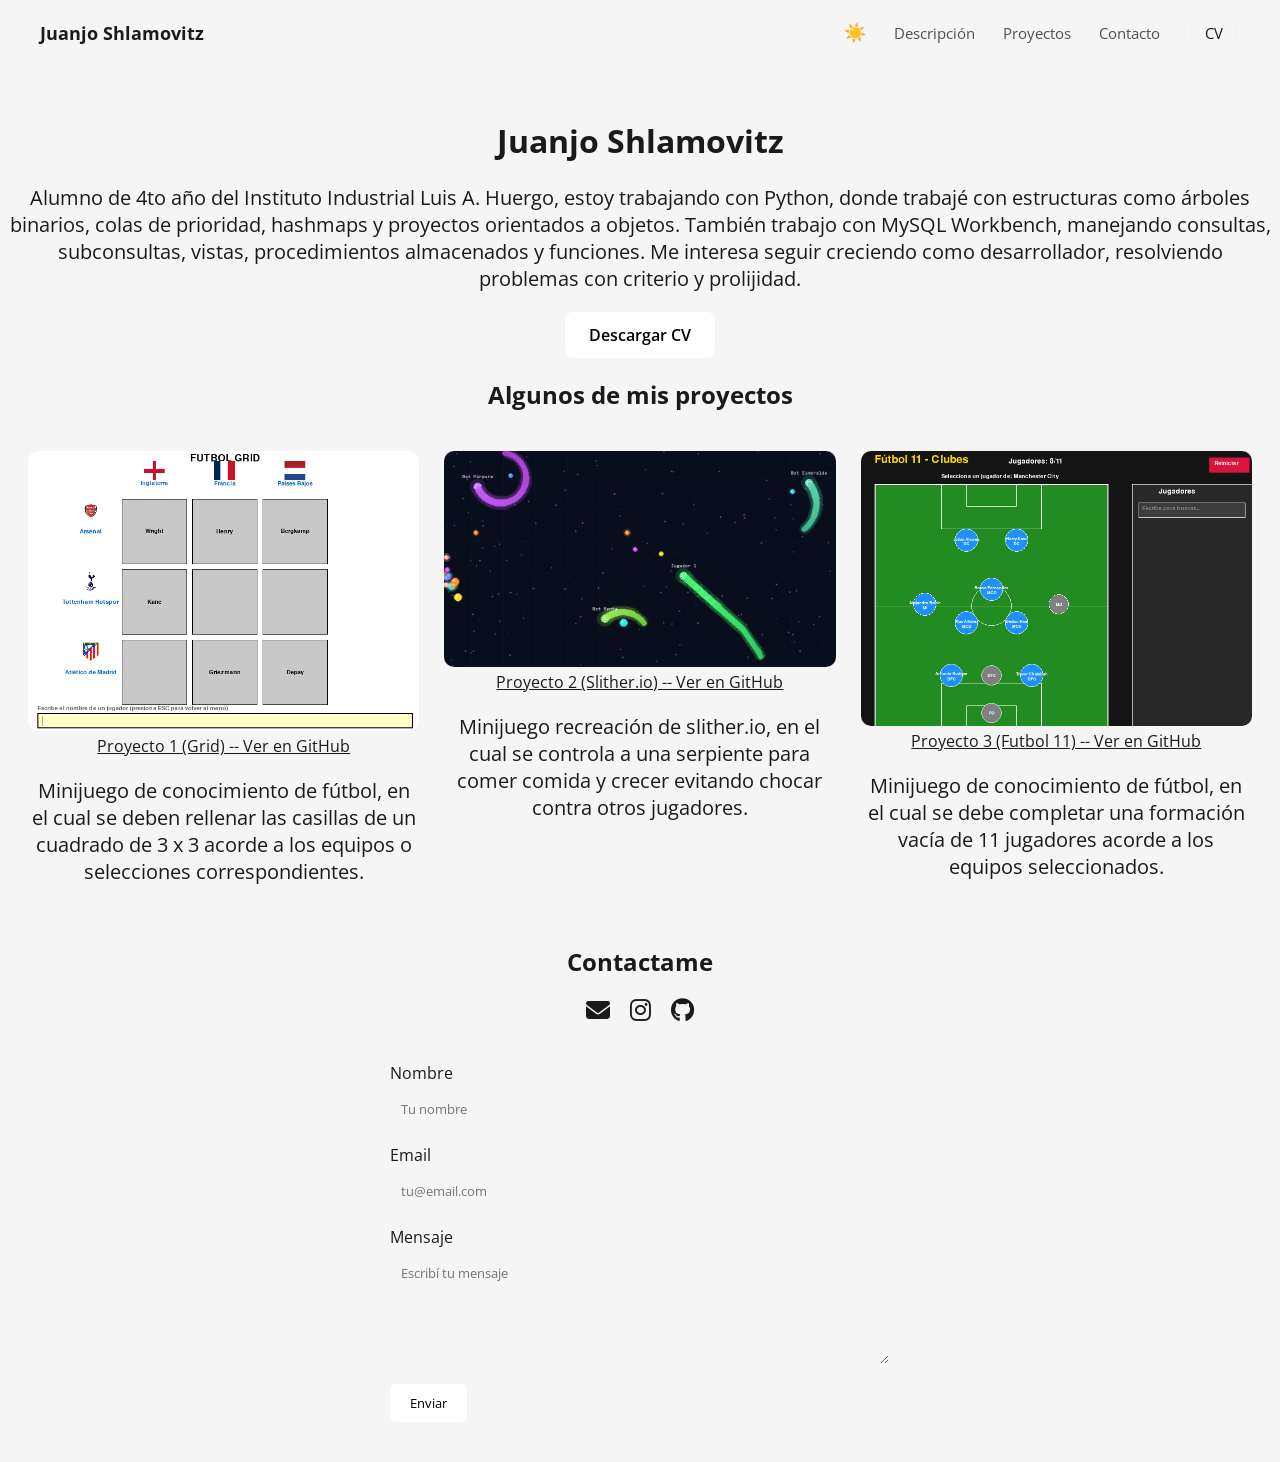
<file: index.html>
<!DOCTYPE html>
<html lang="es">
<head>
<title>Portfolio</title>
<meta charset="UTF-8">
<link rel="stylesheet" href="mystyle.css">
<link rel="icon" href="juanjo.png" type="image/png">
<link rel="stylesheet" href="https://cdnjs.cloudflare.com/ajax/libs/font-awesome/6.5.1/css/all.min.css">
<link rel="preconnect" href="https://fonts.googleapis.com">
<link rel="preconnect" href="https://fonts.gstatic.com" crossorigin>
<link href="https://fonts.googleapis.com/css2?family=Open+Sans:ital,wght@0,300..800;1,300..800&display=swap" rel="stylesheet">
</head>
<body>
    <nav class="navbar">
        <div class="nav-name">Juanjo Shlamovitz</div>
        <div class="nav-links">
            <button id="theme-toggle" class="icon-btn" aria-label="Cambiar tema">🌙</button>
            <a href="#Descripción">Descripción</a>
            <a href="#Proyectos">Proyectos</a>
            <a href="#Contactame">Contacto</a>
            <a href="CV_Juanjo_Shlamovitz.pdf" target="_blank" download class="nav-cv-btn">CV</a>
        </div>
    </nav>
    <div class="container-fluid">
        <div class="row">
            <div class="col-12" id="Descripción">
                <h1>Juanjo Shlamovitz</h1>
                <p>Alumno de 4to año del Instituto Industrial Luis A. Huergo, estoy trabajando con Python, donde trabajé con estructuras como árboles binarios, colas de prioridad, hashmaps y proyectos orientados a objetos. También trabajo con MySQL Workbench, manejando consultas, subconsultas, vistas, procedimientos almacenados y funciones. Me interesa seguir creciendo como desarrollador, resolviendo problemas con criterio y prolijidad.</p>
                <a href="CV_Juanjo_Shlamovitz.pdf" target="_blank" download class="cv-button">Descargar CV</a>
                <h2>Algunos de mis proyectos</h2>
                <div class="projects-grid" id="Proyectos">
                    <div class="project-card">
                        <img src="grid.png" alt="Grid">
                        <a href="https://github.com/Elpapu1114/Minigames/blob/main/grid.py" target="_blank">Proyecto 1 (Grid) -- Ver en GitHub</a>
                        <p>Minijuego de conocimiento de fútbol, en el cual se deben rellenar las casillas de un cuadrado de 3 x 3 acorde a los equipos o selecciones correspondientes.</p>
                    </div>
                    <div class="project-card">
                        <img src="slitherio.png" alt="Slither.io">
                        <a href="https://github.com/jsa-dev28/tp1" target="_blank">Proyecto 2 (Slither.io) -- Ver en GitHub</a>
                        <p>Minijuego recreación de slither.io, en el cual se controla a una serpiente para comer comida y crecer evitando chocar contra otros jugadores.</p>
                    </div>
                    <div class="project-card">
                        <img src="futbol11.png" alt="Futbol 11">
                        <a href="https://github.com/Elpapu1114/Minigames/blob/main/f11clubes.py" target="_blank">Proyecto 3 (Futbol 11) -- Ver en GitHub</a>
                        <p>Minijuego de conocimiento de fútbol, en el cual se debe completar una formación vacía de 11 jugadores acorde a los equipos seleccionados.</p>
                    </div>
                </div>
                <section id="Contactame">
                    <h2>Contactame</h2>
                    <div class="social-links">
                        <a href="https://mail.google.com/mail/?view=cm&fs=1&to=jshlamovitzalfonso@alumno.huergo.edu.ar" target="_blank"><i class="fa-solid fa-envelope"></i></a>
                        <a href="https://www.instagram.com/jea_028/" target="_blank"><i class="fa-brands fa-instagram"></i></a>
                        <a href="https://github.com/jsa-dev28" target="_blank"><i class="fa-brands fa-github"></i></a>
                    </div>

                    <form class="contact-form" action="mailto:jshlamovitzalfonso@alumno.huergo.edu.ar" method="post" enctype="text/plain">
                        <div class="form-group">
                            <label for="name">Nombre</label>
                            <input type="text" id="name" name="Nombre" placeholder="Tu nombre" required>
                        </div>

                        <div class="form-group">
                            <label for="email">Email</label>
                            <input type="email" id="email" name="Email" placeholder="tu@email.com" required>
                        </div>

                        <div class="form-group">
                            <label for="message">Mensaje</label>
                            <textarea id="message" name="Mensaje" placeholder="Escribí tu mensaje" rows="5" required></textarea>
                        </div>

                        <button type="submit">Enviar</button>
                    </form>
                </section>
            </div>
        </div>
    </div>
    <script>
      const toggleBtn = document.getElementById('theme-toggle');
      const html = document.documentElement;

      const savedTheme = localStorage.getItem('theme') ||
        (window.matchMedia('(prefers-color-scheme: dark)').matches ? 'dark' : 'light');
      html.setAttribute('data-theme', savedTheme);
      toggleBtn.textContent = savedTheme === 'dark' ? '🌙' : '☀️';

      toggleBtn.addEventListener('click', () => {
        const current = html.getAttribute('data-theme');
        const next = current === 'dark' ? 'light' : 'dark';
        html.setAttribute('data-theme', next);
        localStorage.setItem('theme', next);
        toggleBtn.textContent = next === 'dark' ? '🌙' : '☀️';
      });
    </script>
</body>
</html>
</file>
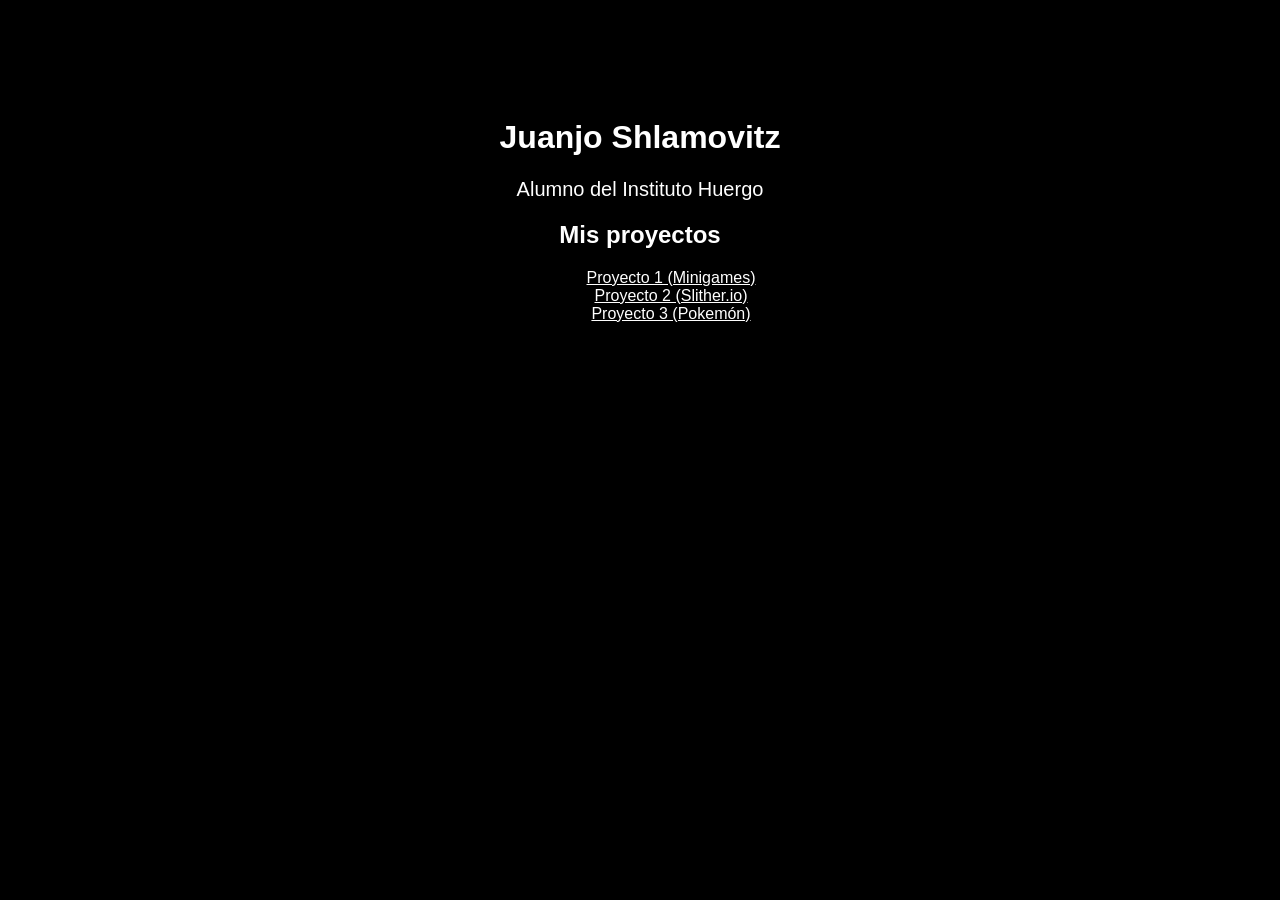
<file: portfolio.html>
<!DOCTYPE html>
<html>
<head>
<title>Portfolio</title>
<link rel="stylesheet" href="mystyle.css">
</head>
<body>
    <div class="container-fluid">
        <div class="row">
            <div class="col-12">
                <h1>Juanjo Shlamovitz</h1>
                <p>Alumno del Instituto Huergo</p>
                <h2 style = "color: white;"> Mis proyectos</h2>
                <ul>
                    <li><a href="https://github.com/jsa-dev28/Minigames" target="_blank">Proyecto 1 (Minigames)</a></li>
                    <li><a href="https://github.com/jsa-dev28/tp1" target="_blank">Proyecto 2 (Slither.io)</a></li>
                    <li><a href="https://github.com/jsa-dev28/tp2" target="_blank">Proyecto 3 (Pokemón)</a></li>
                </ul>
            </div>
        </div>
    </div>
</body>
</html>
</file>
<file: mystyle.css>
:root {
  --bg-color: rgb(0, 0, 0);
  --text-color: white;
  --social-icon-color: white;
}

[data-theme="light"] {
  --bg-color: #f5f5f5;
  --text-color: #1a1a1a;
  --social-icon-color: #1a1a1a;
}

body {
  background-color: var(--bg-color);
  transition: background-color 0.3s ease, color 0.3s ease;
}

h1 {
  color: var(--text-color);
  text-align: center;
  font-family: "Open Sans", sans-serif;
}

p {
  font-family: "Open Sans", sans-serif;
  text-align: center;
  color: var(--text-color);
  font-size: 20px;
}

a {
  color: var(--text-color);
  font-family: "Open Sans", sans-serif;
  font-size: 16px;
}

h2 {
  color: var(--text-color);
  text-align: center;
  font-family: "Open Sans", sans-serif;
}

ul {
  text-align: center;
  list-style-position: inside;
}

.contact-form {
  max-width: 500px;
  margin: 40px auto;
  padding: 0 20px;
}

.form-group {
  margin-bottom: 15px;
}

.form-group label {
  display: block;
  font-family: "Open Sans", sans-serif;
  color: var(--text-color);
  margin-bottom: 5px;
}

.contact-form input,
.contact-form textarea {
  width: 100%;
  background-color: rgba(255, 255, 255, 0.08);
  border: 1px solid rgba(255, 255, 255, 0.2);
  border-radius: 8px;
  padding: 10px;
  color: var(--text-color);
  font-family: "Open Sans", sans-serif;
  box-sizing: border-box;
}

.contact-form textarea {
  resize: vertical;
}

.contact-form button {
  background-color: white;
  color: rgb(0, 0, 0);
  border: none;
  border-radius: 6px;
  padding: 10px 20px;
  cursor: pointer;
  font-family: "Open Sans", sans-serif;
}

.social-links {
  display: flex;
  justify-content: center;
  align-items: center;
  gap: 20px;
  margin-top: 20px;
}

.social-links a {
  display: flex;
  justify-content: center;
  align-items: center;
  color: var(--social-icon-color);
  text-decoration: none;
  font-size: 24px;
  transition: color 0.3s ease, transform 0.2s ease;
}

.social-links a:hover {
  transform: translateY(-2px);
  opacity: 0.8;
}

.projects-grid {
  display: grid;
  grid-template-columns: repeat(3, 1fr);
  gap: 25px;
  padding: 20px;
}

.project-card {
  text-align: center;
}

.project-card img {
  width: 100%;
  border-radius: 10px;
}

@media (max-width: 700px) {
  .projects-grid {
    grid-template-columns: 1fr;
  }
}

.cv-button {
  display: block;
  width: fit-content;
  background-color: white;
  color: rgb(0, 0, 0);
  padding: 12px 24px;
  border-radius: 8px;
  font-family: "Open Sans", sans-serif;
  font-weight: 600;
  text-decoration: none;
  margin: 15px auto 0;
  text-align: center;
}

.cv-button:hover {
  opacity: 0.85;
}

.navbar {
  position: fixed;
  top: 0;
  left: 0;
  width: 100%;
  display: flex;
  justify-content: space-between;
  align-items: center;
  padding: 16px 40px;
  background-color: var(--bg-color);
  border-bottom: 1px solid rgba(255, 255, 255, 0.1);
  box-sizing: border-box;
  z-index: 1000;
  transition: background-color 0.3s ease;
}

.nav-name {
  font-family: "Open Sans", sans-serif;
  font-weight: 700;
  font-size: 18px;
  color: var(--text-color);
}

.nav-links {
  display: flex;
  align-items: center;
  gap: 28px;
}

.nav-links a {
  font-family: "Open Sans", sans-serif;
  font-size: 15px;
  color: var(--text-color);
  text-decoration: none;
  opacity: 0.75;
  transition: opacity 0.2s ease;
}

.nav-links a:hover {
  opacity: 1;
}

.icon-btn {
  background: none;
  border: none;
  font-size: 18px;
  cursor: pointer;
  color: var(--text-color);
  padding: 0;
}

.nav-cv-btn {
  border: 1px solid rgba(255, 255, 255, 0.3);
  border-radius: 6px;
  padding: 6px 16px;
  opacity: 1 !important;
}

.nav-cv-btn:hover {
  background-color: rgba(255, 255, 255, 0.08);
}

.container-fluid {
  padding-top: 90px;
}

@media (max-width: 600px) {
  .navbar {
    flex-direction: column;
    gap: 12px;
    padding: 14px 20px;
  }
  .nav-links {
    flex-wrap: wrap;
    justify-content: center;
    gap: 16px;
  }
  .container-fluid {
    padding-top: 140px;
  }
}

html {
  scroll-behavior: smooth;
}
</file>
